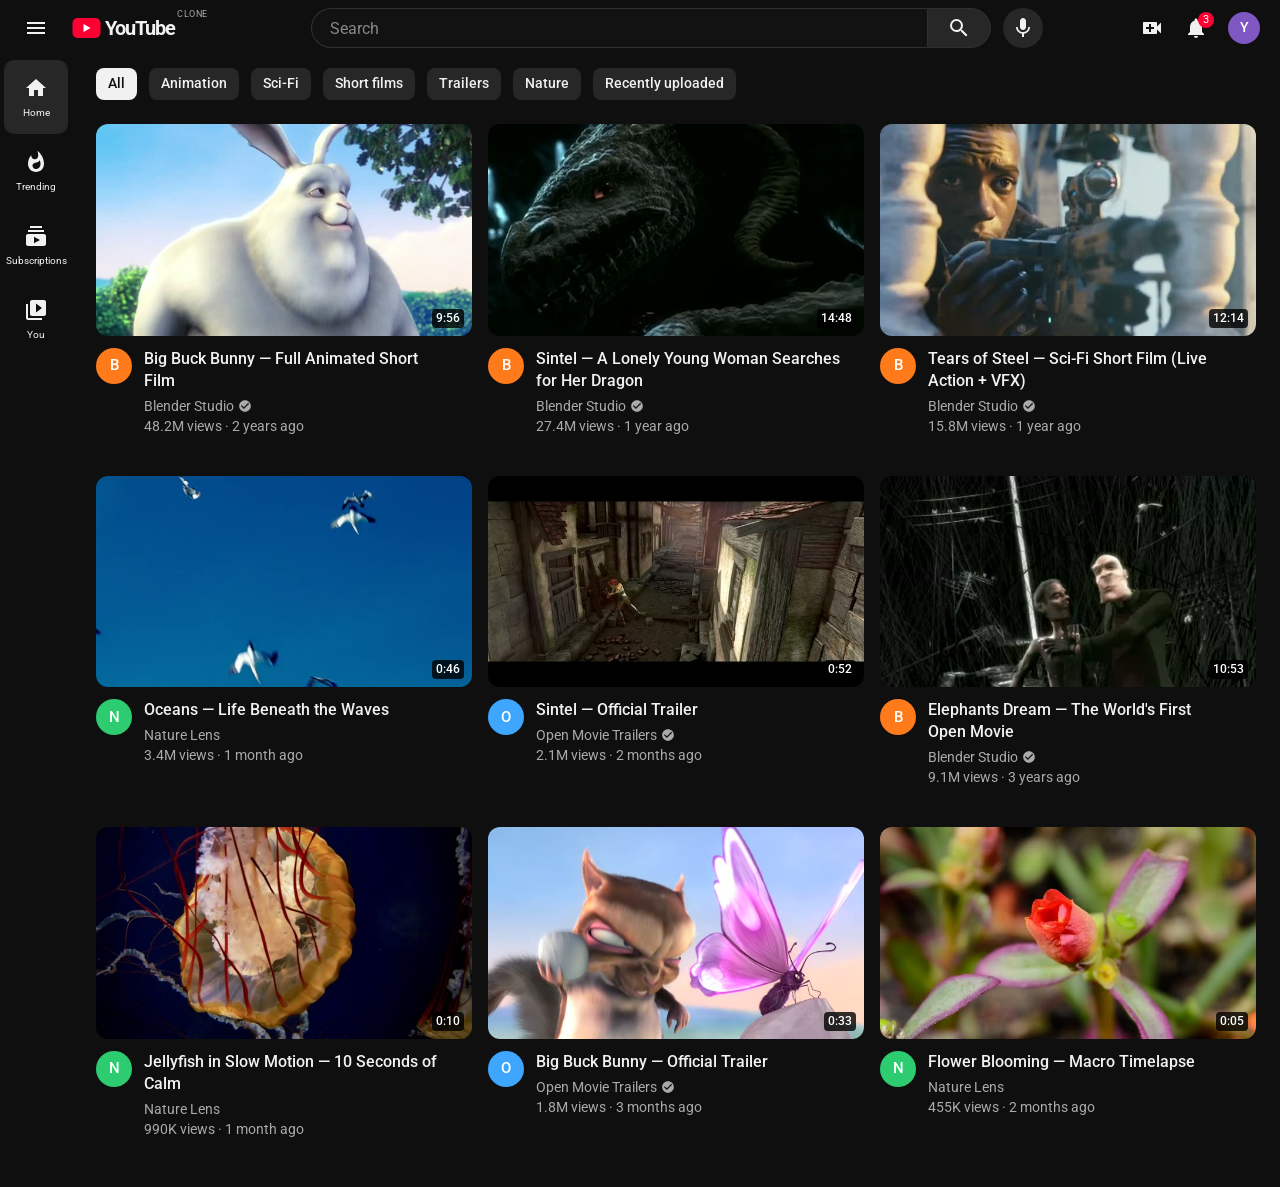
<file: index.html>
<!DOCTYPE html>
<html lang="en">
<head>
  <meta charset="UTF-8" />
  <meta name="viewport" content="width=device-width, initial-scale=1.0" />
  <title>YouTube Clone</title>
  <meta name="description" content="A YouTube clone built with plain HTML5, CSS3 and JavaScript." />
  <link rel="icon" href="assets/favicon.svg" type="image/svg+xml" />
  <link rel="preconnect" href="https://fonts.googleapis.com" />
  <link rel="preconnect" href="https://fonts.gstatic.com" crossorigin />
  <link href="https://fonts.googleapis.com/css2?family=Roboto:wght@400;500;700&display=swap" rel="stylesheet" />
  <link rel="stylesheet" href="css/style.css" />
  <link rel="stylesheet" href="css/home.css" />
</head>
<body class="page-home">
  <!-- Header, side menu and backdrop are rendered by js/layout.js -->
  <header class="masthead" id="masthead"></header>
  <div id="guide-root"></div>

  <main class="main" id="main">
    <nav class="chips" id="chips" aria-label="Categories"></nav>

    <h1 class="view-title" id="viewTitle" hidden></h1>

    <section class="video-grid" id="grid" aria-live="polite"></section>

    <div class="empty-state" id="empty" hidden>
      <div class="empty-icon" aria-hidden="true"></div>
      <h2 id="emptyTitle">No videos found</h2>
      <p id="emptyText">Try a different search or category.</p>
      <a class="btn btn-outline" href="index.html">Back to Home</a>
    </div>
  </main>

  <div class="toast" id="toast" role="status" aria-live="polite"></div>

  <script src="js/icons.js"></script>
  <script src="js/data.js"></script>
  <script src="js/storage.js"></script>
  <script src="js/utils.js"></script>
  <script src="js/layout.js"></script>
  <script src="js/home.js"></script>
</body>
</html>
</file>
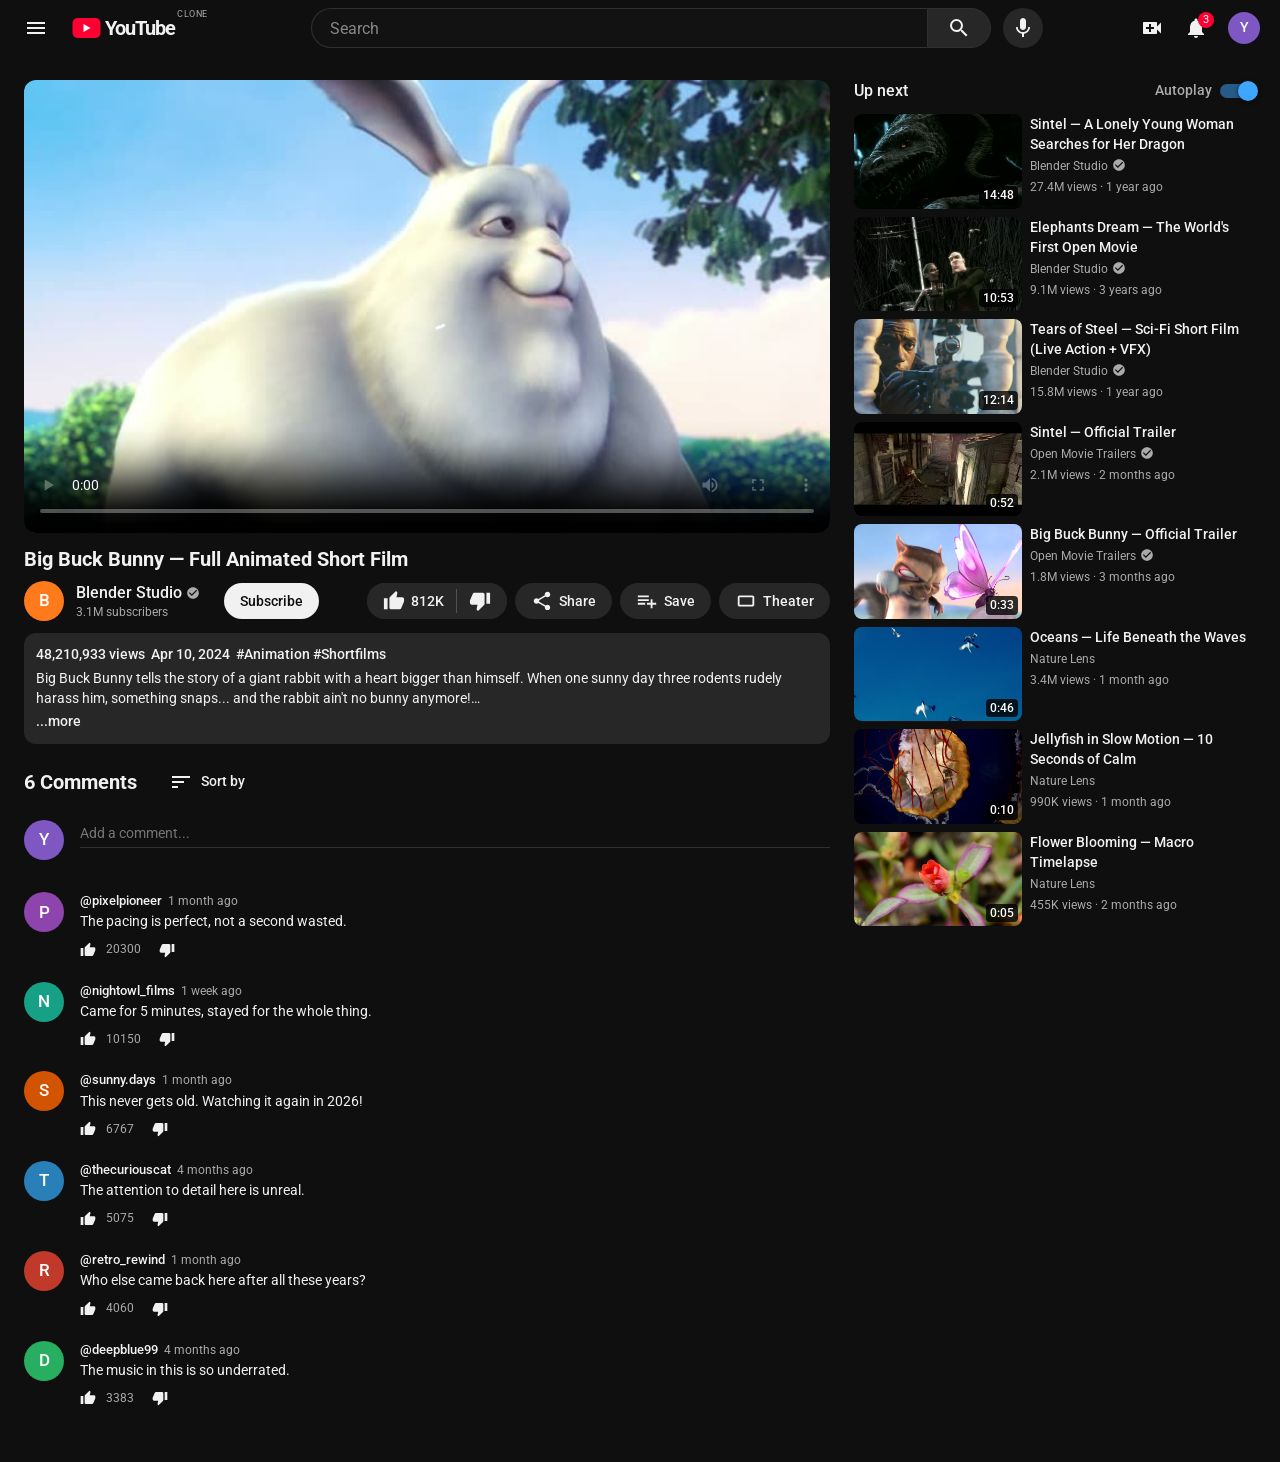
<file: watch.html>
<!DOCTYPE html>
<html lang="en">
<head>
  <meta charset="UTF-8" />
  <meta name="viewport" content="width=device-width, initial-scale=1.0" />
  <title>Watch — YouTube Clone</title>
  <meta name="description" content="Watch videos on the YouTube clone." />
  <link rel="icon" href="assets/favicon.svg" type="image/svg+xml" />
  <link rel="preconnect" href="https://fonts.googleapis.com" />
  <link rel="preconnect" href="https://fonts.gstatic.com" crossorigin />
  <link href="https://fonts.googleapis.com/css2?family=Roboto:wght@400;500;700&display=swap" rel="stylesheet" />
  <link rel="stylesheet" href="css/style.css" />
  <link rel="stylesheet" href="css/watch.css" />
</head>
<body class="page-watch">
  <header class="masthead" id="masthead"></header>
  <div id="guide-root"></div>

  <main class="watch" id="main">
    <div class="watch-primary">
      <div class="player" id="playerWrap">
        <video id="player" controls playsinline preload="metadata"></video>
        <div class="upnext-overlay" id="upNext" hidden>
          <p class="upnext-label">Up next in <span id="countdown">5</span></p>
          <a class="upnext-card" id="upNextLink" href="#">
            <img id="upNextThumb" alt="" />
            <span id="upNextTitle"></span>
          </a>
          <div class="upnext-actions">
            <button class="btn btn-ghost" id="cancelUpNext" type="button">Cancel</button>
            <a class="btn btn-light" id="playUpNext" href="#">Play now</a>
          </div>
        </div>
      </div>

      <h1 class="watch-title" id="title"></h1>

      <div class="owner-row">
        <div class="owner">
          <a class="avatar avatar-40" id="ownerAvatar" href="#"></a>
          <div class="owner-text">
            <a class="owner-name" id="ownerName" href="#"></a>
            <span class="owner-subs" id="ownerSubs"></span>
          </div>
          <button class="btn btn-subscribe" id="subscribeBtn" type="button">Subscribe</button>
        </div>

        <div class="actions">
          <div class="segmented">
            <button class="pill-btn" id="likeBtn" type="button" aria-pressed="false" aria-label="Like this video"></button>
            <span class="segmented-divider"></span>
            <button class="pill-btn" id="dislikeBtn" type="button" aria-pressed="false" aria-label="Dislike this video"></button>
          </div>
          <button class="pill-btn" id="shareBtn" type="button"></button>
          <button class="pill-btn" id="saveBtn" type="button" aria-pressed="false"></button>
          <button class="pill-btn hide-sm" id="theaterBtn" type="button" aria-pressed="false"></button>
        </div>
      </div>

      <section class="description" id="description" tabindex="0" aria-label="Video description">
        <p class="description-stats" id="descStats"></p>
        <div class="description-body" id="descBody"></div>
        <button class="description-toggle" id="descToggle" type="button">...more</button>
      </section>

      <section class="comments" aria-labelledby="commentsHeading">
        <div class="comments-header">
          <h2 id="commentsHeading"><span id="commentCount">0</span> Comments</h2>
          <div class="sort">
            <button class="sort-btn" id="sortBtn" type="button" aria-haspopup="true"></button>
            <div class="sort-menu" id="sortMenu" role="menu" hidden>
              <button role="menuitem" data-sort="top" type="button">Top comments</button>
              <button role="menuitem" data-sort="new" type="button">Newest first</button>
            </div>
          </div>
        </div>

        <form class="comment-form" id="commentForm">
          <span class="avatar avatar-40 avatar-me" aria-hidden="true">Y</span>
          <div class="comment-form-body">
            <input id="commentInput" type="text" placeholder="Add a comment..." maxlength="500" autocomplete="off" aria-label="Add a comment" />
            <div class="comment-form-actions" id="commentActions" hidden>
              <button class="btn btn-ghost" type="button" id="commentCancel">Cancel</button>
              <button class="btn btn-primary" type="submit" id="commentSubmit" disabled>Comment</button>
            </div>
          </div>
        </form>

        <ul class="comment-list" id="commentList"></ul>
      </section>
    </div>

    <aside class="watch-secondary" aria-label="Up next">
      <div class="autoplay-row">
        <span>Up next</span>
        <label class="switch">
          <span>Autoplay</span>
          <input type="checkbox" id="autoplayToggle" />
          <span class="switch-track" aria-hidden="true"><span class="switch-thumb"></span></span>
        </label>
      </div>
      <ul class="related" id="related"></ul>
    </aside>
  </main>

  <div class="toast" id="toast" role="status" aria-live="polite"></div>

  <script src="js/icons.js"></script>
  <script src="js/data.js"></script>
  <script src="js/storage.js"></script>
  <script src="js/utils.js"></script>
  <script src="js/layout.js"></script>
  <script src="js/watch.js"></script>
</body>
</html>
</file>
<file: css/style.css>
/* ==========================================================================
   Global styles: design tokens, reset, header, side menu, buttons, toast
   ========================================================================== */

:root {
  --brand: #ff0033;
  --bg: #0f0f0f;
  --bg-elevated: #212121;
  --bg-hover: rgba(255, 255, 255, 0.1);
  --bg-active: rgba(255, 255, 255, 0.2);
  --surface: #272727;
  --surface-hover: #3f3f3f;
  --text: #f1f1f1;
  --text-secondary: #aaaaaa;
  --border: rgba(255, 255, 255, 0.1);
  --border-strong: #303030;
  --link: #3ea6ff;
  --input-bg: #121212;

  --header-h: 56px;
  --guide-w: 240px;
  --mini-w: 72px;
  --radius: 12px;
  --radius-pill: 999px;
  --font: "Roboto", "Arial", sans-serif;
  --shadow: 0 4px 32px rgba(0, 0, 0, 0.5);
  --ease: cubic-bezier(0.2, 0, 0, 1);
}

/* ---------- Reset ---------- */
*,
*::before,
*::after {
  box-sizing: border-box;
}

html {
  color-scheme: dark;
}

body {
  margin: 0;
  background: var(--bg);
  color: var(--text);
  font-family: var(--font);
  font-size: 14px;
  line-height: 1.4;
  -webkit-font-smoothing: antialiased;
}

a {
  color: inherit;
  text-decoration: none;
}

img,
video {
  display: block;
  max-width: 100%;
}

button,
input {
  font: inherit;
  color: inherit;
}

button {
  cursor: pointer;
  background: none;
  border: 0;
  padding: 0;
}

h1,
h2,
h3,
p {
  margin: 0;
}

ul {
  list-style: none;
  margin: 0;
  padding: 0;
}

[hidden] {
  display: none !important;
}

:focus-visible {
  outline: 2px solid var(--link);
  outline-offset: 2px;
}

.icon {
  fill: currentColor;
  flex-shrink: 0;
}

/* ---------- Buttons ---------- */
.icon-btn {
  position: relative;
  display: inline-grid;
  place-items: center;
  width: 40px;
  height: 40px;
  border-radius: 50%;
  transition: background 0.15s;
}

.icon-btn:hover {
  background: var(--bg-hover);
}

.icon-btn:active {
  background: var(--bg-active);
}

.icon-btn-sm {
  width: 32px;
  height: 32px;
}

.icon-btn.is-active {
  color: var(--text);
  background: var(--bg-hover);
}

.btn {
  display: inline-flex;
  align-items: center;
  justify-content: center;
  gap: 6px;
  height: 36px;
  padding: 0 16px;
  border-radius: var(--radius-pill);
  font-weight: 500;
  white-space: nowrap;
  transition: background 0.15s, color 0.15s;
}

.btn-sm {
  height: 32px;
  padding: 0 12px;
  font-size: 13px;
}

.btn-ghost:hover {
  background: var(--bg-hover);
}

.btn-primary {
  background: var(--link);
  color: #0f0f0f;
}

.btn-primary:disabled {
  background: var(--surface);
  color: var(--text-secondary);
  cursor: default;
}

.btn-light {
  background: var(--text);
  color: var(--bg);
}

.btn-outline {
  border: 1px solid var(--border-strong);
  color: var(--link);
}

.btn-outline:hover {
  background: rgba(62, 166, 255, 0.15);
  border-color: transparent;
}

/* ---------- Avatars ---------- */
.avatar {
  --avatar-color: #555;
  display: inline-grid;
  place-items: center;
  flex-shrink: 0;
  border-radius: 50%;
  background: var(--avatar-color);
  color: #fff;
  font-weight: 500;
  text-transform: uppercase;
  user-select: none;
}

.avatar-24 { width: 24px; height: 24px; font-size: 12px; }
.avatar-32 { width: 32px; height: 32px; font-size: 14px; }
.avatar-36 { width: 36px; height: 36px; font-size: 15px; }
.avatar-40 { width: 40px; height: 40px; font-size: 17px; }

.avatar-me {
  --avatar-color: #7e57c2;
}

.verified {
  display: inline-flex;
  margin-left: 4px;
  color: var(--text-secondary);
  vertical-align: -2px;
}

/* ---------- Header ---------- */
.masthead {
  position: fixed;
  inset: 0 0 auto 0;
  z-index: 50;
  height: var(--header-h);
  display: flex;
  align-items: center;
  justify-content: space-between;
  gap: 16px;
  padding: 0 16px;
  background: var(--bg);
}

.masthead-start,
.masthead-end {
  display: flex;
  align-items: center;
  gap: 8px;
  flex-shrink: 0;
}

.masthead-end {
  gap: 4px;
}

.logo {
  display: flex;
  align-items: center;
  gap: 2px;
  padding: 18px 14px 18px 8px;
}

.logo-text {
  font-size: 20px;
  font-weight: 700;
  letter-spacing: -1px;
  margin-left: 2px;
}

.logo-tag {
  align-self: flex-start;
  margin-top: -6px;
  font-size: 9px;
  color: var(--text-secondary);
  letter-spacing: 0.5px;
}

.masthead-center {
  display: flex;
  align-items: center;
  gap: 12px;
  flex: 0 1 732px;
  min-width: 0;
}

.search {
  display: flex;
  flex: 1;
  min-width: 0;
  height: 40px;
}

.search-box {
  position: relative;
  flex: 1;
  display: flex;
  align-items: center;
  min-width: 0;
  background: var(--input-bg);
  border: 1px solid var(--border-strong);
  border-right: 0;
  border-radius: var(--radius-pill) 0 0 var(--radius-pill);
  padding: 0 4px 0 16px;
}

.search-box:focus-within {
  border-color: #1c62b9;
  padding-left: 12px;
  margin-left: -32px;
}

.search-inner-icon {
  display: none;
  margin-right: 10px;
}

.search-box:focus-within .search-inner-icon {
  display: inline-flex;
}

.search-box input {
  flex: 1;
  min-width: 0;
  height: 100%;
  border: 0;
  background: transparent;
  font-size: 16px;
  outline: none;
}

.search-box input::placeholder {
  color: #888;
}

.search-btn {
  width: 64px;
  display: grid;
  place-items: center;
  background: var(--surface);
  border: 1px solid var(--border-strong);
  border-radius: 0 var(--radius-pill) var(--radius-pill) 0;
}

.search-btn:hover {
  background: var(--surface-hover);
}

.mic-btn {
  background: var(--surface);
  flex-shrink: 0;
}

.mic-btn:hover {
  background: var(--surface-hover);
}

.suggestions {
  position: absolute;
  top: calc(100% + 4px);
  left: 0;
  right: 0;
  padding: 16px 0;
  background: var(--bg-elevated);
  border-radius: var(--radius);
  box-shadow: var(--shadow);
  z-index: 10;
}

.suggestions a {
  display: flex;
  align-items: center;
  gap: 14px;
  padding: 6px 20px;
  font-size: 16px;
  font-weight: 500;
}

.suggestions a span {
  overflow: hidden;
  white-space: nowrap;
  text-overflow: ellipsis;
}

.suggestions a:hover {
  background: var(--bg-hover);
}

.search-back,
.search-open {
  display: none;
}

.notif-badge {
  position: absolute;
  top: 4px;
  right: 2px;
  min-width: 16px;
  padding: 0 4px;
  border-radius: 8px;
  background: var(--brand);
  color: #fff;
  font-size: 11px;
  line-height: 16px;
}

.masthead-end .avatar {
  margin-left: 8px;
  margin-right: 4px;
}

/* ---------- Side menu (guide) ---------- */
.guide {
  position: fixed;
  top: var(--header-h);
  left: 0;
  bottom: 0;
  z-index: 40;
  width: var(--guide-w);
  padding: 12px;
  overflow-y: auto;
  background: var(--bg);
  transform: translateX(-100%);
  transition: transform 0.25s var(--ease);
  scrollbar-width: thin;
  scrollbar-color: transparent transparent;
}

.guide:hover {
  scrollbar-color: #717171 transparent;
}

.guide-section {
  padding-bottom: 12px;
  margin-bottom: 12px;
  border-bottom: 1px solid var(--border);
}

.guide-heading {
  padding: 6px 12px 4px;
  font-size: 16px;
  font-weight: 500;
}

.guide-item {
  display: flex;
  align-items: center;
  gap: 24px;
  height: 40px;
  padding: 0 12px;
  border-radius: 10px;
}

.guide-item span {
  overflow: hidden;
  white-space: nowrap;
  text-overflow: ellipsis;
}

.guide-item:hover {
  background: var(--bg-hover);
}

.guide-item.active {
  background: var(--bg-hover);
  font-weight: 500;
}

.guide-note {
  padding: 8px 12px;
  color: var(--text-secondary);
  font-size: 13px;
}

.guide-footer {
  padding: 4px 12px 16px;
  color: var(--text-secondary);
  font-size: 12px;
  display: grid;
  gap: 10px;
}

.mini-guide {
  position: fixed;
  top: var(--header-h);
  left: 0;
  bottom: 0;
  z-index: 30;
  width: var(--mini-w);
  padding: 4px;
  display: none;
  flex-direction: column;
  background: var(--bg);
}

.mini-item {
  display: flex;
  flex-direction: column;
  align-items: center;
  gap: 6px;
  padding: 16px 0 14px;
  border-radius: 10px;
  font-size: 10px;
}

.mini-item:hover,
.mini-item.active {
  background: var(--bg-hover);
}

.backdrop {
  position: fixed;
  inset: 0;
  z-index: 35;
  background: rgba(0, 0, 0, 0.5);
  opacity: 0;
  pointer-events: none;
  transition: opacity 0.25s;
}

body.drawer-open .guide {
  transform: none;
  box-shadow: var(--shadow);
}

body.drawer-open .backdrop {
  opacity: 1;
  pointer-events: auto;
}

/* Home page side menu modes */
@media (min-width: 1313px) {
  .page-home .guide {
    transform: none;
    box-shadow: none;
  }
  .page-home .main {
    margin-left: var(--guide-w);
  }
  .page-home.guide-collapsed .guide {
    transform: translateX(-100%);
  }
  .page-home.guide-collapsed .mini-guide {
    display: flex;
  }
  .page-home.guide-collapsed .main {
    margin-left: var(--mini-w);
  }
  .page-home .backdrop {
    display: none;
  }
}

@media (min-width: 792px) and (max-width: 1312px) {
  .page-home .mini-guide {
    display: flex;
  }
  .page-home .main {
    margin-left: var(--mini-w);
  }
}

/* ---------- Toast ---------- */
.toast {
  position: fixed;
  left: 24px;
  bottom: 24px;
  z-index: 100;
  max-width: calc(100vw - 48px);
  padding: 12px 16px;
  border-radius: 8px;
  background: var(--text);
  color: var(--bg);
  font-weight: 500;
  box-shadow: var(--shadow);
  opacity: 0;
  transform: translateY(16px);
  pointer-events: none;
  transition: opacity 0.2s, transform 0.2s var(--ease);
}

.toast.show {
  opacity: 1;
  transform: none;
}

/* ---------- Shared bits ---------- */
.duration {
  position: absolute;
  right: 8px;
  bottom: 8px;
  padding: 1px 4px;
  border-radius: 4px;
  background: rgba(0, 0, 0, 0.8);
  color: #fff;
  font-size: 12px;
  font-weight: 500;
  z-index: 2;
}

.progress {
  position: absolute;
  left: 0;
  right: 0;
  bottom: 0;
  height: 4px;
  background: rgba(255, 255, 255, 0.35);
  z-index: 2;
}

.progress span {
  display: block;
  height: 100%;
  background: var(--brand);
}

/* ---------- Responsive header ---------- */
@media (max-width: 656px) {
  .masthead {
    padding: 0 8px;
    gap: 8px;
  }
  .masthead-center {
    display: none;
  }
  .search-open {
    display: inline-grid;
  }
  .hide-sm {
    display: none !important;
  }
  .logo {
    padding-right: 4px;
  }

  body.search-open .masthead-start,
  body.search-open .masthead-end {
    display: none;
  }
  body.search-open .masthead-center {
    display: flex;
    flex: 1;
  }
  body.search-open .search-back {
    display: inline-grid;
  }
  body.search-open .mic-btn {
    display: none;
  }
}
</file>
<file: css/home.css>
/* ==========================================================================
   Home page: category chips + video grid
   ========================================================================== */

.main {
  padding: var(--header-h) 24px 48px;
  transition: margin-left 0.25s var(--ease);
}

/* ---------- Chips ---------- */
.chips {
  position: sticky;
  top: var(--header-h);
  z-index: 20;
  display: flex;
  gap: 12px;
  padding: 12px 0;
  margin-bottom: 12px;
  background: var(--bg);
  overflow-x: auto;
  scrollbar-width: none;
}

.chips::-webkit-scrollbar {
  display: none;
}

.chip {
  flex-shrink: 0;
  height: 32px;
  padding: 0 12px;
  border-radius: 8px;
  background: var(--surface);
  font-weight: 500;
  transition: background 0.15s, color 0.15s;
}

.chip:hover {
  background: var(--surface-hover);
}

.chip.active {
  background: var(--text);
  color: var(--bg);
}

.view-title {
  display: flex;
  align-items: center;
  gap: 16px;
  margin: 4px 0 20px;
  font-size: 24px;
  font-weight: 700;
}

.view-title .btn {
  font-size: 14px;
}

/* ---------- Grid ---------- */
.video-grid {
  display: grid;
  grid-template-columns: repeat(auto-fill, minmax(300px, 1fr));
  gap: 40px 16px;
}

@media (min-width: 2000px) {
  .video-grid {
    grid-template-columns: repeat(5, 1fr);
  }
}

.card {
  min-width: 0;
  animation: fade-up 0.35s var(--ease) both;
}

.card:nth-child(2) { animation-delay: 0.03s; }
.card:nth-child(3) { animation-delay: 0.06s; }
.card:nth-child(4) { animation-delay: 0.09s; }
.card:nth-child(n + 5) { animation-delay: 0.12s; }

@keyframes fade-up {
  from {
    opacity: 0;
    transform: translateY(8px);
  }
}

.thumb {
  position: relative;
  display: block;
  aspect-ratio: 16 / 9;
  border-radius: var(--radius);
  overflow: hidden;
  background: var(--surface);
  transition: border-radius 0.2s;
}

.thumb img,
.thumb-preview {
  width: 100%;
  height: 100%;
  object-fit: cover;
}

.thumb-preview {
  position: absolute;
  inset: 0;
  z-index: 1;
  animation: fade-in 0.3s both;
}

@keyframes fade-in {
  from {
    opacity: 0;
  }
}

.card:hover .thumb {
  border-radius: 0;
}

.card-meta {
  display: flex;
  gap: 12px;
  padding-top: 12px;
  position: relative;
}

.card-text {
  flex: 1;
  min-width: 0;
  padding-right: 24px;
}

.card-title {
  font-size: 16px;
  font-weight: 500;
  line-height: 22px;
  display: -webkit-box;
  -webkit-line-clamp: 2;
  -webkit-box-orient: vertical;
  overflow: hidden;
  margin-bottom: 4px;
}

.card-channel,
.card-stats {
  display: block;
  color: var(--text-secondary);
  font-size: 14px;
  line-height: 20px;
}

.card-channel:hover {
  color: var(--text);
}

.save-later {
  position: absolute;
  top: 8px;
  right: -8px;
  opacity: 0;
  transition: opacity 0.15s, background 0.15s;
}

.card:hover .save-later,
.save-later:focus-visible,
.save-later.is-saved {
  opacity: 1;
}

.save-later.is-saved {
  color: var(--link);
}

@media (hover: none) {
  .save-later {
    opacity: 1;
  }
}

/* ---------- Skeleton ---------- */
.skeleton .thumb,
.sk-line {
  background: linear-gradient(90deg, var(--surface) 0%, #333 50%, var(--surface) 100%);
  background-size: 200% 100%;
  animation: shimmer 1.2s linear infinite;
}

.sk-line {
  height: 14px;
  border-radius: 4px;
  margin-top: 14px;
  width: 85%;
}

.sk-line.short {
  width: 55%;
  margin-top: 8px;
}

@keyframes shimmer {
  to {
    background-position: -200% 0;
  }
}

/* ---------- Empty state ---------- */
.empty-state {
  display: grid;
  justify-items: center;
  gap: 12px;
  padding: 80px 16px;
  text-align: center;
}

.empty-icon {
  width: 120px;
  height: 120px;
  border-radius: 50%;
  background: radial-gradient(circle at 50% 50%, var(--surface-hover), var(--surface));
  position: relative;
  margin-bottom: 8px;
}

.empty-icon::after {
  content: "";
  position: absolute;
  inset: 0;
  margin: auto;
  width: 0;
  height: 0;
  border-left: 30px solid var(--text-secondary);
  border-top: 18px solid transparent;
  border-bottom: 18px solid transparent;
  transform: translateX(5px);
}

.empty-state h2 {
  font-size: 22px;
}

.empty-state p {
  color: var(--text-secondary);
  margin-bottom: 8px;
}

/* ---------- Responsive ---------- */
@media (max-width: 656px) {
  .main {
    padding-left: 0;
    padding-right: 0;
  }
  .chips {
    padding-left: 12px;
    padding-right: 12px;
  }
  .view-title {
    padding: 0 12px;
  }
  .video-grid {
    grid-template-columns: 1fr;
    gap: 24px;
  }
  .thumb {
    border-radius: 0;
  }
  .card-meta {
    padding: 12px 12px 0;
  }
  .save-later {
    right: 4px;
  }
}
</file>
<file: css/watch.css>
/* ==========================================================================
   Watch page: player, owner row, description, comments, up next
   ========================================================================== */

.watch {
  display: grid;
  grid-template-columns: minmax(0, 1fr) 402px;
  gap: 24px;
  max-width: 1754px;
  margin: 0 auto;
  padding: calc(var(--header-h) + 24px) 24px 48px;
}

/* ---------- Player ---------- */
.player {
  position: relative;
  aspect-ratio: 16 / 9;
  max-height: calc(100vh - 169px);
  width: 100%;
  border-radius: var(--radius);
  overflow: hidden;
  background: #000;
}

.player video {
  width: 100%;
  height: 100%;
  object-fit: contain;
  background: #000;
}

.player:fullscreen {
  border-radius: 0;
  max-height: none;
}

/* Theater mode: player spans the full width above the columns */
body.theater .watch {
  grid-template-columns: minmax(0, 1fr) 402px;
  max-width: none;
  padding-top: var(--header-h);
  padding-left: 0;
  padding-right: 0;
}

body.theater .player {
  grid-column: 1 / -1;
  border-radius: 0;
  max-height: calc(100vh - 160px);
  aspect-ratio: auto;
  height: 56.25vw;
}

body.theater .watch-primary {
  display: contents;
}

body.theater .watch-primary > :not(.player) {
  grid-column: 1;
  margin-left: 24px;
}

body.theater .watch-secondary {
  grid-column: 2;
  grid-row: 2 / span 10;
  margin-right: 24px;
}

body.theater .watch-title {
  margin-top: 0;
}

.upnext-overlay {
  position: absolute;
  inset: 0;
  z-index: 5;
  display: grid;
  place-content: center;
  justify-items: center;
  gap: 16px;
  padding: 16px;
  background: rgba(0, 0, 0, 0.82);
  text-align: center;
  animation: fade-in 0.25s both;
}

@keyframes fade-in {
  from {
    opacity: 0;
  }
}

.upnext-label {
  color: var(--text-secondary);
  font-size: 16px;
}

.upnext-card {
  display: grid;
  gap: 10px;
  width: min(320px, 70vw);
  font-size: 18px;
  font-weight: 500;
}

.upnext-card img {
  width: 100%;
  aspect-ratio: 16 / 9;
  object-fit: cover;
  border-radius: 8px;
}

.upnext-actions {
  display: flex;
  gap: 8px;
}

/* ---------- Title + owner ---------- */
.watch-title {
  margin: 12px 0 8px;
  font-size: 20px;
  font-weight: 700;
  line-height: 28px;
  word-break: break-word;
}

.owner-row {
  display: flex;
  flex-wrap: wrap;
  align-items: center;
  justify-content: space-between;
  gap: 12px;
}

.owner {
  display: flex;
  align-items: center;
  gap: 12px;
  min-width: 0;
}

.owner-text {
  display: grid;
  min-width: 0;
  margin-right: 12px;
}

.owner-name {
  font-size: 16px;
  font-weight: 500;
  white-space: nowrap;
  overflow: hidden;
  text-overflow: ellipsis;
}

.owner-subs {
  font-size: 12px;
  color: var(--text-secondary);
}

.btn-subscribe {
  background: var(--text);
  color: var(--bg);
}

.btn-subscribe:hover {
  background: #d9d9d9;
}

.btn-subscribe.is-subscribed {
  background: var(--surface);
  color: var(--text);
}

.btn-subscribe.is-subscribed:hover {
  background: var(--surface-hover);
}

.actions {
  display: flex;
  gap: 8px;
  overflow-x: auto;
  scrollbar-width: none;
}

.pill-btn {
  display: inline-flex;
  align-items: center;
  gap: 6px;
  height: 36px;
  padding: 0 16px;
  border-radius: var(--radius-pill);
  background: var(--surface);
  font-weight: 500;
  white-space: nowrap;
  transition: background 0.15s;
}

.pill-btn:hover {
  background: var(--surface-hover);
}

.pill-btn[aria-pressed="true"] {
  color: var(--text);
}

.pill-btn.is-active .icon {
  animation: pop 0.35s var(--ease);
}

@keyframes pop {
  50% {
    transform: scale(1.3) rotate(-12deg);
  }
}

.segmented {
  display: flex;
  align-items: center;
  background: var(--surface);
  border-radius: var(--radius-pill);
  overflow: hidden;
  flex-shrink: 0;
}

.segmented .pill-btn {
  border-radius: 0;
}

.segmented .pill-btn:first-child {
  padding-right: 12px;
}

.segmented .pill-btn:last-child {
  padding-left: 12px;
}

.segmented-divider {
  width: 1px;
  height: 24px;
  background: rgba(255, 255, 255, 0.2);
}

/* ---------- Description ---------- */
.description {
  position: relative;
  margin-top: 12px;
  padding: 12px;
  border-radius: var(--radius);
  background: var(--surface);
  cursor: pointer;
  transition: background 0.15s;
}

.description:not(.expanded):hover {
  background: var(--surface-hover);
}

.description.expanded {
  cursor: default;
}

.description-stats {
  font-weight: 500;
  margin-bottom: 4px;
  white-space: pre-wrap;
}

.description-body {
  display: -webkit-box;
  -webkit-line-clamp: 2;
  -webkit-box-orient: vertical;
  overflow: hidden;
}

.description.expanded .description-body {
  display: block;
}

.description-toggle {
  font-weight: 500;
  margin-top: 4px;
}

.description.expanded .description-toggle {
  margin-top: 16px;
}

/* ---------- Comments ---------- */
.comments {
  margin-top: 24px;
}

.comments-header {
  display: flex;
  align-items: center;
  gap: 32px;
  margin-bottom: 24px;
}

.comments-header h2 {
  font-size: 20px;
  font-weight: 700;
}

.sort {
  position: relative;
}

.sort-btn {
  display: flex;
  align-items: center;
  gap: 8px;
  font-weight: 500;
}

.sort-menu {
  position: absolute;
  top: calc(100% + 8px);
  left: 0;
  z-index: 10;
  padding: 8px 0;
  min-width: 180px;
  border-radius: var(--radius);
  background: var(--bg-elevated);
  box-shadow: var(--shadow);
}

.sort-menu button {
  display: block;
  width: 100%;
  padding: 10px 16px;
  text-align: left;
}

.sort-menu button:hover,
.sort-menu button.active {
  background: var(--bg-hover);
}

.comment-form {
  display: flex;
  gap: 16px;
  margin-bottom: 32px;
}

.comment-form-body {
  flex: 1;
  min-width: 0;
}

.comment-form input {
  width: 100%;
  padding: 4px 0;
  border: 0;
  border-bottom: 1px solid var(--border-strong);
  background: transparent;
  outline: none;
  transition: border-color 0.2s;
}

.comment-form input:focus {
  border-bottom: 2px solid var(--text);
  padding-bottom: 3px;
}

.comment-form-actions {
  display: flex;
  justify-content: flex-end;
  gap: 8px;
  margin-top: 8px;
}

.comment-list {
  display: grid;
  gap: 16px;
}

.comment {
  display: flex;
  gap: 16px;
  animation: fade-in 0.3s both;
}

.comment-body {
  flex: 1;
  min-width: 0;
}

.comment-head {
  display: flex;
  align-items: baseline;
  gap: 6px;
  font-size: 13px;
  margin-bottom: 2px;
}

.comment-author {
  font-weight: 500;
}

.comment-author.is-me {
  padding: 0 6px;
  border-radius: var(--radius-pill);
  background: var(--surface-hover);
}

.comment-time {
  color: var(--text-secondary);
  font-size: 12px;
}

.comment-text {
  word-break: break-word;
  white-space: pre-wrap;
}

.comment-actions {
  display: flex;
  align-items: center;
  gap: 2px;
  margin-left: -8px;
  margin-top: 2px;
}

.comment-likes {
  min-width: 16px;
  margin-right: 8px;
  color: var(--text-secondary);
  font-size: 12px;
}

/* ---------- Up next ---------- */
.autoplay-row {
  display: flex;
  align-items: center;
  justify-content: space-between;
  margin-bottom: 12px;
  font-size: 16px;
  font-weight: 500;
}

.switch {
  display: flex;
  align-items: center;
  gap: 8px;
  cursor: pointer;
  font-size: 14px;
  color: var(--text-secondary);
}

.switch input {
  position: absolute;
  opacity: 0;
  pointer-events: none;
}

.switch-track {
  position: relative;
  width: 36px;
  height: 14px;
  border-radius: 7px;
  background: #717171;
  transition: background 0.2s;
}

.switch-thumb {
  position: absolute;
  top: -3px;
  left: -2px;
  width: 20px;
  height: 20px;
  border-radius: 50%;
  background: #f1f1f1;
  box-shadow: 0 1px 4px rgba(0, 0, 0, 0.6);
  transition: transform 0.2s var(--ease), background 0.2s;
}

.switch input:checked + .switch-track {
  background: rgba(62, 166, 255, 0.5);
}

.switch input:checked + .switch-track .switch-thumb {
  transform: translateX(20px);
  background: var(--link);
}

.switch input:focus-visible + .switch-track {
  outline: 2px solid var(--link);
  outline-offset: 4px;
}

.related {
  display: grid;
  gap: 8px;
}

.related-item {
  display: flex;
  gap: 8px;
  border-radius: 8px;
}

.related-thumb {
  position: relative;
  flex: 0 0 168px;
  aspect-ratio: 16 / 9;
  border-radius: 8px;
  overflow: hidden;
  background: var(--surface);
}

.related-thumb img {
  width: 100%;
  height: 100%;
  object-fit: cover;
  transition: transform 0.3s var(--ease);
}

.related-item:hover .related-thumb img {
  transform: scale(1.05);
}

.related-thumb .duration {
  right: 4px;
  bottom: 4px;
}

.related-text {
  display: grid;
  align-content: start;
  gap: 4px;
  min-width: 0;
  padding-right: 8px;
}

.related-title {
  font-weight: 500;
  line-height: 20px;
  display: -webkit-box;
  -webkit-line-clamp: 2;
  -webkit-box-orient: vertical;
  overflow: hidden;
}

.related-channel,
.related-stats {
  color: var(--text-secondary);
  font-size: 12px;
}

/* ---------- Responsive ---------- */
@media (max-width: 1100px) {
  .watch,
  body.theater .watch {
    grid-template-columns: minmax(0, 1fr);
    padding-left: 24px;
    padding-right: 24px;
  }
  body.theater .watch-primary {
    display: block;
  }
  body.theater .watch-primary > :not(.player) {
    margin-left: 0;
  }
  body.theater .watch-secondary {
    grid-column: auto;
    grid-row: auto;
    margin-right: 0;
  }
  body.theater .player {
    border-radius: var(--radius);
    height: auto;
    aspect-ratio: 16 / 9;
  }
  .player {
    max-height: none;
  }
}

@media (max-width: 656px) {
  .watch,
  body.theater .watch {
    padding: var(--header-h) 0 32px;
    gap: 16px;
  }
  .player,
  body.theater .player {
    border-radius: 0;
  }
  .watch-primary > :not(.player),
  .watch-secondary {
    padding-left: 12px;
    padding-right: 12px;
  }
  .watch-title {
    font-size: 18px;
    line-height: 24px;
  }
  .owner {
    width: 100%;
  }
  .owner .btn-subscribe {
    margin-left: auto;
  }
  .related-thumb {
    flex-basis: 150px;
  }
}
</file>
